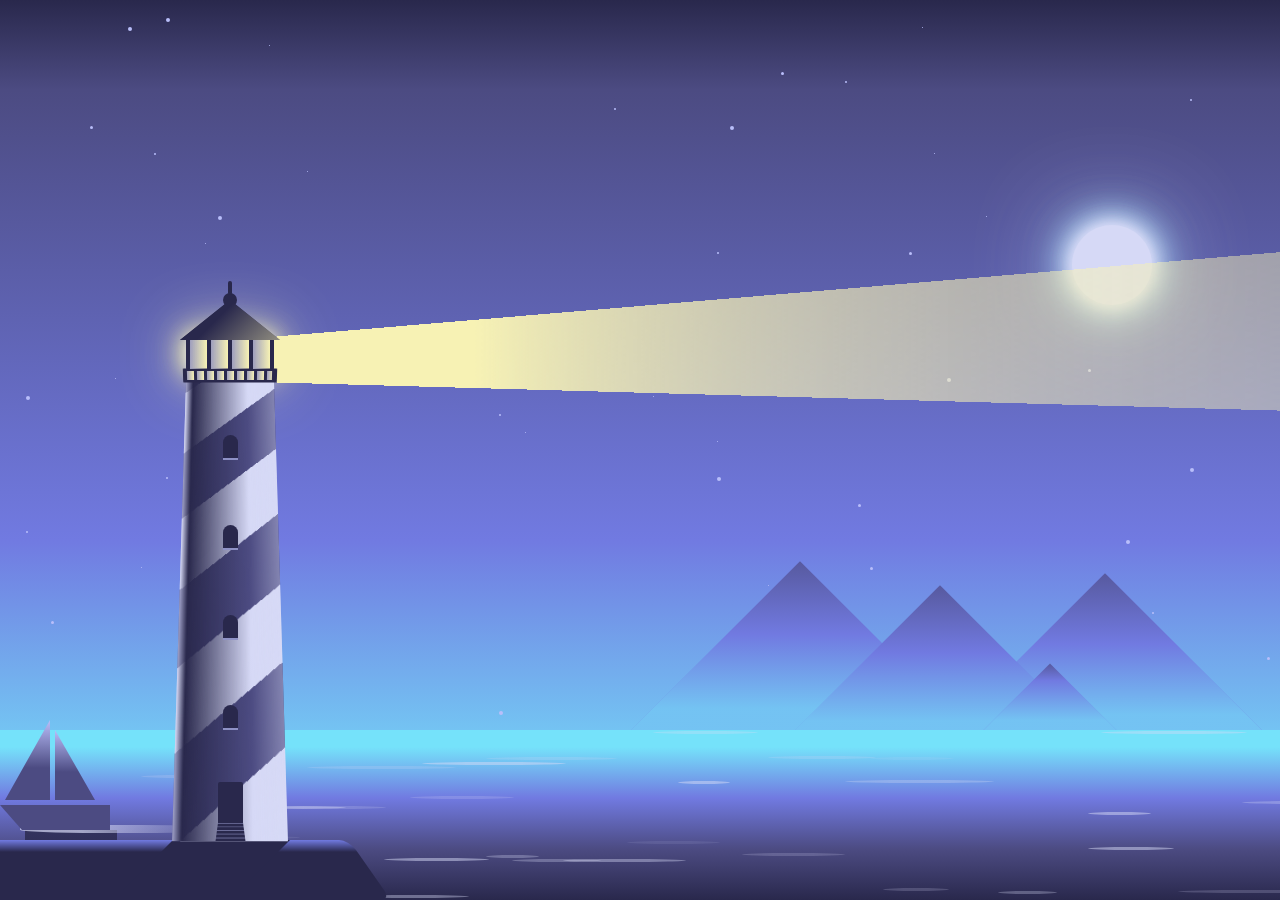
<file: lighthouse.html>
<!DOCTYPE html>
<html lang="en" >

<head>

  <meta charset="UTF-8">
  
<link rel="apple-touch-icon" type="image/png" href="https://cpwebassets.codepen.io/assets/favicon/apple-touch-icon-5ae1a0698dcc2402e9712f7d01ed509a57814f994c660df9f7a952f3060705ee.png" />
<meta name="apple-mobile-web-app-title" content="CodePen">

<link rel="shortcut icon" type="image/x-icon" href="https://cpwebassets.codepen.io/assets/favicon/favicon-aec34940fbc1a6e787974dcd360f2c6b63348d4b1f4e06c77743096d55480f33.ico" />

<link rel="mask-icon" type="" href="https://cpwebassets.codepen.io/assets/favicon/logo-pin-8f3771b1072e3c38bd662872f6b673a722f4b3ca2421637d5596661b4e2132cc.svg" color="#111" />


  <title>CodePen - CSS Lighthouse Scene</title>
  
  
  
  
<style>
html,
body {
  height: 100%;
  width: 100%;
  padding: 0;
  margin: 0;
  overflow-x: hidden;
}

html {
  box-sizing: border-box;
}

*,
*:before,
*:after {
  box-sizing: inherit;
}

* {
  position: absolute;
}

*:before,
*:after {
  content: "";
  position: absolute;
}

.scene {
  width: 100vw;
  height: 100vh;
}

.background {
  width: 100%;
  height: 100%;
  overflow: hidden;
  z-index: 1;
  background-color: #29284c;
  background-image: linear-gradient(#29284c 0%, #4c4b82 10%, #717ae1 60%, #75e2fa 90%);
}

.mountains {
  width: 100%;
  height: 250px;
  bottom: 65px;
  z-index: 3;
}
.mountains .mountain {
  width: 250px;
  height: 250px;
  right: 50px;
  bottom: -40px;
  background-color: #717ae1;
  transform: rotate(45deg);
  border-radius: 3px;
}
.mountains .mountain:after {
  width: 100%;
  height: 100%;
  opacity: 0.7;
  background-image: linear-gradient(135deg, #4c4b82 0%, #717ae1 20%, #75e2fa 40%);
}
.mountains .mountain:nth-child(2) {
  width: 240px;
  height: 240px;
  right: 220px;
  z-index: 2;
}
.mountains .mountain:nth-child(3) {
  width: 260px;
  height: 260px;
  right: 350px;
}
.mountains .mountain:nth-child(4) {
  width: 200px;
  height: 200px;
  right: 130px;
  bottom: -70px;
  z-index: 3;
}
.mountains .mountain:nth-child(4):after {
  background-image: linear-gradient(135deg, #4c4b82 0%, #717ae1 6%, #75e2fa 20%);
}

.sea {
  width: 100%;
  height: 170px;
  bottom: 0;
  left: 0;
  background: #29284c;
  background-image: linear-gradient(to top, #29284c 0%, #4c4b82 30%, #717ae1 60%, #75e2fa 90%);
  z-index: 4;
}
.sea .wave {
  height: 3px;
  background-color: #d6d9f6;
  border-radius: 100%;
  opacity: 0.2;
  -webkit-animation: wave 5s linear infinite;
          animation: wave 5s linear infinite;
}
.sea .wave:nth-of-type(1) {
  width: 53px;
  bottom: 42px;
  left: 38vw;
  opacity: 0.3;
  -webkit-animation-delay: 1s;
          animation-delay: 1s;
}
.sea .wave:nth-of-type(2) {
  width: 146px;
  bottom: 7px;
  left: 92vw;
  opacity: 0.2;
  -webkit-animation-delay: 3s;
          animation-delay: 3s;
}
.sea .wave:nth-of-type(3) {
  width: 123px;
  bottom: 38px;
  left: 44vw;
  opacity: 0.4;
  -webkit-animation-delay: 3s;
          animation-delay: 3s;
}
.sea .wave:nth-of-type(4) {
  width: 108px;
  bottom: 28px;
  left: 16vw;
  opacity: 0.5;
  -webkit-animation-delay: 1s;
          animation-delay: 1s;
}
.sea .wave:nth-of-type(5) {
  width: 85px;
  bottom: 122px;
  left: 11vw;
  opacity: 0.2;
  -webkit-animation-delay: 2s;
          animation-delay: 2s;
}
.sea .wave:nth-of-type(6) {
  width: 86px;
  bottom: 50px;
  left: 85vw;
  opacity: 0.5;
  -webkit-animation-delay: 3s;
          animation-delay: 3s;
}
.sea .wave:nth-of-type(7) {
  width: 59px;
  bottom: 6px;
  left: 78vw;
  opacity: 0.3;
  -webkit-animation-delay: 1s;
          animation-delay: 1s;
}
.sea .wave:nth-of-type(8) {
  width: 95px;
  bottom: 61px;
  left: 16vw;
  opacity: 0.1;
  -webkit-animation-delay: 1s;
          animation-delay: 1s;
}
.sea .wave:nth-of-type(9) {
  width: 144px;
  bottom: 135px;
  left: 33vw;
  opacity: 0.5;
  -webkit-animation-delay: 2s;
          animation-delay: 2s;
}
.sea .wave:nth-of-type(10) {
  width: 149px;
  bottom: 131px;
  left: 24vw;
  opacity: 0.2;
  -webkit-animation-delay: 3s;
          animation-delay: 3s;
}
.sea .wave:nth-of-type(11) {
  width: 66px;
  bottom: 9px;
  left: 69vw;
  opacity: 0.2;
  -webkit-animation-delay: 1s;
          animation-delay: 1s;
}
.sea .wave:nth-of-type(12) {
  width: 149px;
  bottom: 117px;
  left: 66vw;
  opacity: 0.3;
  -webkit-animation-delay: 3s;
          animation-delay: 3s;
}
.sea .wave:nth-of-type(13) {
  width: 111px;
  bottom: 2px;
  left: 28vw;
  opacity: 0.4;
  -webkit-animation-delay: 2s;
          animation-delay: 2s;
}
.sea .wave:nth-of-type(14) {
  width: 104px;
  bottom: 91px;
  left: 22vw;
  opacity: 0.2;
  -webkit-animation-delay: 1s;
          animation-delay: 1s;
}
.sea .wave:nth-of-type(15) {
  width: 63px;
  bottom: 85px;
  left: 85vw;
  opacity: 0.5;
  -webkit-animation-delay: 2s;
          animation-delay: 2s;
}
.sea .wave:nth-of-type(16) {
  width: 103px;
  bottom: 44px;
  left: 58vw;
  opacity: 0.2;
  -webkit-animation-delay: 1s;
          animation-delay: 1s;
}
.sea .wave:nth-of-type(17) {
  width: 70px;
  bottom: 47px;
  left: 6vw;
  opacity: 0.3;
  -webkit-animation-delay: 2s;
          animation-delay: 2s;
}
.sea .wave:nth-of-type(18) {
  width: 131px;
  bottom: 140px;
  left: 38vw;
  opacity: 0.2;
  -webkit-animation-delay: 1s;
          animation-delay: 1s;
}
.sea .wave:nth-of-type(19) {
  width: 105px;
  bottom: 39px;
  left: 30vw;
  opacity: 0.5;
  -webkit-animation-delay: 1s;
          animation-delay: 1s;
}
.sea .wave:nth-of-type(20) {
  width: 126px;
  bottom: 96px;
  left: 97vw;
  opacity: 0.3;
  -webkit-animation-delay: 1s;
          animation-delay: 1s;
}
.sea .wave:nth-of-type(21) {
  width: 146px;
  bottom: 166px;
  left: 86vw;
  opacity: 0.4;
  -webkit-animation-delay: 2s;
          animation-delay: 2s;
}
.sea .wave:nth-of-type(22) {
  width: 104px;
  bottom: 101px;
  left: 32vw;
  opacity: 0.2;
  -webkit-animation-delay: 1s;
          animation-delay: 1s;
}
.sea .wave:nth-of-type(23) {
  width: 93px;
  bottom: 56px;
  left: 49vw;
  opacity: 0.1;
  -webkit-animation-delay: 3s;
          animation-delay: 3s;
}
.sea .wave:nth-of-type(24) {
  width: 52px;
  bottom: 116px;
  left: 53vw;
  opacity: 0.5;
  -webkit-animation-delay: 3s;
          animation-delay: 3s;
}
.sea .wave:nth-of-type(25) {
  width: 84px;
  bottom: 140px;
  left: 68vw;
  opacity: 0.1;
  -webkit-animation-delay: 2s;
          animation-delay: 2s;
}
.sea .wave:nth-of-type(26) {
  width: 89px;
  bottom: 38px;
  left: 40vw;
  opacity: 0.3;
  -webkit-animation-delay: 3s;
          animation-delay: 3s;
}
.sea .wave:nth-of-type(27) {
  width: 65px;
  bottom: 83px;
  left: 1vw;
  opacity: 0.2;
  -webkit-animation-delay: 1s;
          animation-delay: 1s;
}
.sea .wave:nth-of-type(28) {
  width: 108px;
  bottom: 141px;
  left: 60vw;
  opacity: 0.2;
  -webkit-animation-delay: 1s;
          animation-delay: 1s;
}
.sea .wave:nth-of-type(29) {
  width: 105px;
  bottom: 166px;
  left: 51vw;
  opacity: 0.3;
  -webkit-animation-delay: 1s;
          animation-delay: 1s;
}
.sea .wave:nth-of-type(30) {
  width: 141px;
  bottom: 91px;
  left: 16vw;
  opacity: 0.4;
  -webkit-animation-delay: 1s;
          animation-delay: 1s;
}

.boat {
  width: 90px;
  height: 90px;
  bottom: 90px;
  -webkit-animation: boat 100s linear infinite;
          animation: boat 100s linear infinite;
  -webkit-animation-delay: -15s;
          animation-delay: -15s;
}
.boat:after {
  background-image: linear-gradient(90deg, rgba(214, 217, 246, 0.7) 30%, rgba(255, 255, 255, 0) 100%);
  width: 200px;
  height: 8px;
  top: 105px;
  left: 20px;
  border-radius: 40%;
  z-index: -1;
}
.boat:before {
  width: 92px;
  height: 50px;
  left: 25px;
  bottom: -70px;
  background-image: linear-gradient(to bottom, rgba(41, 40, 76, 0.8) 30%, rgba(41, 40, 76, 0) 100%);
  z-index: -1;
  -webkit-animation-delay: -15s;
          animation-delay: -15s;
  -webkit-animation: boatShadow 100s linear infinite;
          animation: boatShadow 100s linear infinite;
}
.boat .base {
  width: 110px;
  height: 25px;
  bottom: -20px;
  -webkit-clip-path: polygon(0 0, 100% 0, 100% 100%, 20% 100%);
          clip-path: polygon(0 0, 100% 0, 100% 100%, 20% 100%);
  background-color: #4c4b82;
}
.boat .sail:nth-child(1) {
  width: 90px;
  height: 80px;
  left: 5px;
  -webkit-clip-path: polygon(50% 0%, 0% 100%, 50% 100%);
          clip-path: polygon(50% 0%, 0% 100%, 50% 100%);
  background: linear-gradient(#b9befa 0%, #4c4b82 60%);
}
.boat .sail:nth-child(2) {
  width: 80px;
  height: 70px;
  left: 15px;
  bottom: 10px;
  transform: scaleX(-1);
  -webkit-clip-path: polygon(50% 0%, 0% 100%, 50% 100%);
          clip-path: polygon(50% 0%, 0% 100%, 50% 100%);
  background: linear-gradient(#b9befa 0%, #4c4b82 60%);
}

.moon {
  width: 80px;
  height: 80px;
  top: 25%;
  right: 10%;
  border-radius: 50%;
  z-index: 2;
  background-color: #d6d9f6;
  box-shadow: 0 0 10px #d6d9f6, 0 0 20px #d6d9f6, 0 0 30px #d6d9f6, 0 0 40px #d6d9f6, 0 0 50px #75e2fa, 0 0 100px #d6d9f6;
}

.stars {
  top: 0;
  left: 0;
  right: 0;
  bottom: 0;
  z-index: 1;
}
.stars .star {
  border-radius: 50%;
  background-color: #b9befa;
  -webkit-animation: twinkle 5s linear infinite;
          animation: twinkle 5s linear infinite;
}
.stars .star:nth-of-type(1) {
  width: 1px;
  height: 1px;
  top: 5vh;
  left: 21vw;
  -webkit-animation-delay: 5s;
          animation-delay: 5s;
}
.stars .star:nth-of-type(2) {
  width: 2px;
  height: 2px;
  top: 68vh;
  left: 90vw;
  -webkit-animation-delay: 2s;
          animation-delay: 2s;
}
.stars .star:nth-of-type(3) {
  width: 3px;
  height: 3px;
  top: 98vh;
  left: 47vw;
  -webkit-animation-delay: 4s;
          animation-delay: 4s;
}
.stars .star:nth-of-type(4) {
  width: 1px;
  height: 1px;
  top: 49vh;
  left: 56vw;
  -webkit-animation-delay: 1s;
          animation-delay: 1s;
}
.stars .star:nth-of-type(5) {
  width: 1px;
  height: 1px;
  top: 63vh;
  left: 11vw;
  -webkit-animation-delay: 2s;
          animation-delay: 2s;
}
.stars .star:nth-of-type(6) {
  width: 2px;
  height: 2px;
  top: 17vh;
  left: 12vw;
  -webkit-animation-delay: 4s;
          animation-delay: 4s;
}
.stars .star:nth-of-type(7) {
  width: 4px;
  height: 4px;
  top: 79vh;
  left: 39vw;
  -webkit-animation-delay: 3s;
          animation-delay: 3s;
}
.stars .star:nth-of-type(8) {
  width: 1px;
  height: 1px;
  top: 88vh;
  left: 24vw;
  -webkit-animation-delay: 4s;
          animation-delay: 4s;
}
.stars .star:nth-of-type(9) {
  width: 4px;
  height: 4px;
  top: 52vh;
  left: 93vw;
  -webkit-animation-delay: 4s;
          animation-delay: 4s;
}
.stars .star:nth-of-type(10) {
  width: 2px;
  height: 2px;
  top: 83vh;
  left: 10vw;
  -webkit-animation-delay: 1s;
          animation-delay: 1s;
}
.stars .star:nth-of-type(11) {
  width: 1px;
  height: 1px;
  top: 65vh;
  left: 60vw;
  -webkit-animation-delay: 5s;
          animation-delay: 5s;
}
.stars .star:nth-of-type(12) {
  width: 1px;
  height: 1px;
  top: 17vh;
  left: 73vw;
  -webkit-animation-delay: 3s;
          animation-delay: 3s;
}
.stars .star:nth-of-type(13) {
  width: 2px;
  height: 2px;
  top: 74vh;
  left: 93vw;
  -webkit-animation-delay: 4s;
          animation-delay: 4s;
}
.stars .star:nth-of-type(14) {
  width: 2px;
  height: 2px;
  top: 53vh;
  left: 13vw;
  -webkit-animation-delay: 5s;
          animation-delay: 5s;
}
.stars .star:nth-of-type(15) {
  width: 1px;
  height: 1px;
  top: 27vh;
  left: 16vw;
  -webkit-animation-delay: 4s;
          animation-delay: 4s;
}
.stars .star:nth-of-type(16) {
  width: 1px;
  height: 1px;
  top: 94vh;
  left: 81vw;
  -webkit-animation-delay: 3s;
          animation-delay: 3s;
}
.stars .star:nth-of-type(17) {
  width: 3px;
  height: 3px;
  top: 41vh;
  left: 85vw;
  -webkit-animation-delay: 3s;
          animation-delay: 3s;
}
.stars .star:nth-of-type(18) {
  width: 2px;
  height: 2px;
  top: 26vh;
  left: 88vw;
  -webkit-animation-delay: 3s;
          animation-delay: 3s;
}
.stars .star:nth-of-type(19) {
  width: 2px;
  height: 2px;
  top: 85vh;
  left: 2vw;
  -webkit-animation-delay: 5s;
          animation-delay: 5s;
}
.stars .star:nth-of-type(20) {
  width: 1px;
  height: 1px;
  top: 44vh;
  left: 51vw;
  -webkit-animation-delay: 1s;
          animation-delay: 1s;
}
.stars .star:nth-of-type(21) {
  width: 4px;
  height: 4px;
  top: 78vh;
  left: 84vw;
  -webkit-animation-delay: 2s;
          animation-delay: 2s;
}
.stars .star:nth-of-type(22) {
  width: 4px;
  height: 4px;
  top: 60vh;
  left: 88vw;
  -webkit-animation-delay: 3s;
          animation-delay: 3s;
}
.stars .star:nth-of-type(23) {
  width: 1px;
  height: 1px;
  top: 19vh;
  left: 24vw;
  -webkit-animation-delay: 2s;
          animation-delay: 2s;
}
.stars .star:nth-of-type(24) {
  width: 1px;
  height: 1px;
  top: 91vh;
  left: 40vw;
  -webkit-animation-delay: 2s;
          animation-delay: 2s;
}
.stars .star:nth-of-type(25) {
  width: 3px;
  height: 3px;
  top: 56vh;
  left: 67vw;
  -webkit-animation-delay: 2s;
          animation-delay: 2s;
}
.stars .star:nth-of-type(26) {
  width: 2px;
  height: 2px;
  top: 92vh;
  left: 2vw;
  -webkit-animation-delay: 1s;
          animation-delay: 1s;
}
.stars .star:nth-of-type(27) {
  width: 1px;
  height: 1px;
  top: 24vh;
  left: 77vw;
  -webkit-animation-delay: 5s;
          animation-delay: 5s;
}
.stars .star:nth-of-type(28) {
  width: 2px;
  height: 2px;
  top: 87vh;
  left: 86vw;
  -webkit-animation-delay: 3s;
          animation-delay: 3s;
}
.stars .star:nth-of-type(29) {
  width: 3px;
  height: 3px;
  top: 69vh;
  left: 4vw;
  -webkit-animation-delay: 2s;
          animation-delay: 2s;
}
.stars .star:nth-of-type(30) {
  width: 3px;
  height: 3px;
  top: 73vh;
  left: 99vw;
  -webkit-animation-delay: 5s;
          animation-delay: 5s;
}
.stars .star:nth-of-type(31) {
  width: 3px;
  height: 3px;
  top: 8vh;
  left: 61vw;
  -webkit-animation-delay: 2s;
          animation-delay: 2s;
}
.stars .star:nth-of-type(32) {
  width: 4px;
  height: 4px;
  top: 44vh;
  left: 2vw;
  -webkit-animation-delay: 3s;
          animation-delay: 3s;
}
.stars .star:nth-of-type(33) {
  width: 1px;
  height: 1px;
  top: 65vh;
  left: 15vw;
  -webkit-animation-delay: 1s;
          animation-delay: 1s;
}
.stars .star:nth-of-type(34) {
  width: 4px;
  height: 4px;
  top: 42vh;
  left: 74vw;
  -webkit-animation-delay: 5s;
          animation-delay: 5s;
}
.stars .star:nth-of-type(35) {
  width: 1px;
  height: 1px;
  top: 3vh;
  left: 72vw;
  -webkit-animation-delay: 3s;
          animation-delay: 3s;
}
.stars .star:nth-of-type(36) {
  width: 2px;
  height: 2px;
  top: 46vh;
  left: 39vw;
  -webkit-animation-delay: 4s;
          animation-delay: 4s;
}
.stars .star:nth-of-type(37) {
  width: 3px;
  height: 3px;
  top: 28vh;
  left: 71vw;
  -webkit-animation-delay: 2s;
          animation-delay: 2s;
}
.stars .star:nth-of-type(38) {
  width: 3px;
  height: 3px;
  top: 63vh;
  left: 68vw;
  -webkit-animation-delay: 2s;
          animation-delay: 2s;
}
.stars .star:nth-of-type(39) {
  width: 2px;
  height: 2px;
  top: 94vh;
  left: 32vw;
  -webkit-animation-delay: 5s;
          animation-delay: 5s;
}
.stars .star:nth-of-type(40) {
  width: 2px;
  height: 2px;
  top: 9vh;
  left: 66vw;
  -webkit-animation-delay: 4s;
          animation-delay: 4s;
}
.stars .star:nth-of-type(41) {
  width: 2px;
  height: 2px;
  top: 96vh;
  left: 72vw;
  -webkit-animation-delay: 2s;
          animation-delay: 2s;
}
.stars .star:nth-of-type(42) {
  width: 4px;
  height: 4px;
  top: 3vh;
  left: 10vw;
  -webkit-animation-delay: 4s;
          animation-delay: 4s;
}
.stars .star:nth-of-type(43) {
  width: 4px;
  height: 4px;
  top: 14vh;
  left: 57vw;
  -webkit-animation-delay: 4s;
          animation-delay: 4s;
}
.stars .star:nth-of-type(44) {
  width: 4px;
  height: 4px;
  top: 2vh;
  left: 13vw;
  -webkit-animation-delay: 1s;
          animation-delay: 1s;
}
.stars .star:nth-of-type(45) {
  width: 3px;
  height: 3px;
  top: 38vh;
  left: 17vw;
  -webkit-animation-delay: 4s;
          animation-delay: 4s;
}
.stars .star:nth-of-type(46) {
  width: 1px;
  height: 1px;
  top: 86vh;
  left: 14vw;
  -webkit-animation-delay: 1s;
          animation-delay: 1s;
}
.stars .star:nth-of-type(47) {
  width: 2px;
  height: 2px;
  top: 76vh;
  left: 100vw;
  -webkit-animation-delay: 2s;
          animation-delay: 2s;
}
.stars .star:nth-of-type(48) {
  width: 1px;
  height: 1px;
  top: 41vh;
  left: 26vw;
  -webkit-animation-delay: 1s;
          animation-delay: 1s;
}
.stars .star:nth-of-type(49) {
  width: 4px;
  height: 4px;
  top: 53vh;
  left: 56vw;
  -webkit-animation-delay: 2s;
          animation-delay: 2s;
}
.stars .star:nth-of-type(50) {
  width: 2px;
  height: 2px;
  top: 59vh;
  left: 2vw;
  -webkit-animation-delay: 1s;
          animation-delay: 1s;
}
.stars .star:nth-of-type(51) {
  width: 2px;
  height: 2px;
  top: 91vh;
  left: 10vw;
  -webkit-animation-delay: 3s;
          animation-delay: 3s;
}
.stars .star:nth-of-type(52) {
  width: 1px;
  height: 1px;
  top: 92vh;
  left: 25vw;
  -webkit-animation-delay: 3s;
          animation-delay: 3s;
}
.stars .star:nth-of-type(53) {
  width: 3px;
  height: 3px;
  top: 93vh;
  left: 92vw;
  -webkit-animation-delay: 3s;
          animation-delay: 3s;
}
.stars .star:nth-of-type(54) {
  width: 2px;
  height: 2px;
  top: 11vh;
  left: 93vw;
  -webkit-animation-delay: 3s;
          animation-delay: 3s;
}
.stars .star:nth-of-type(55) {
  width: 4px;
  height: 4px;
  top: 24vh;
  left: 17vw;
  -webkit-animation-delay: 1s;
          animation-delay: 1s;
}
.stars .star:nth-of-type(56) {
  width: 1px;
  height: 1px;
  top: 42vh;
  left: 9vw;
  -webkit-animation-delay: 4s;
          animation-delay: 4s;
}
.stars .star:nth-of-type(57) {
  width: 2px;
  height: 2px;
  top: 28vh;
  left: 56vw;
  -webkit-animation-delay: 1s;
          animation-delay: 1s;
}
.stars .star:nth-of-type(58) {
  width: 2px;
  height: 2px;
  top: 12vh;
  left: 48vw;
  -webkit-animation-delay: 4s;
          animation-delay: 4s;
}
.stars .star:nth-of-type(59) {
  width: 1px;
  height: 1px;
  top: 48vh;
  left: 41vw;
  -webkit-animation-delay: 2s;
          animation-delay: 2s;
}
.stars .star:nth-of-type(60) {
  width: 3px;
  height: 3px;
  top: 14vh;
  left: 7vw;
  -webkit-animation-delay: 3s;
          animation-delay: 3s;
}

.lighthouse-group {
  width: 50%;
  height: 100%;
  bottom: 0;
  left: 0;
  z-index: 2;
}

.land {
  width: 400px;
  height: 60px;
  left: -30px;
  bottom: 0;
  background-image: linear-gradient(to top, #29284c 80%, #717ae1 100%);
  transform: skewX(35deg);
  border-radius: 10px;
}

.lighthouse-holder {
  width: 100px;
  height: 480px;
  bottom: 80px;
  left: 180px;
}
.lighthouse-holder .shadow {
  width: 117px;
  height: 50px;
  left: -32px;
  bottom: -70px;
  background: #29284c;
  transform: skewX(-45deg);
}
.lighthouse-holder .lighthouse {
  width: 100%;
  height: 100%;
  transform-style: preserve-3d;
  transform: perspective(600px) rotateX(20deg);
  background-color: #d6d9f6;
  background-image: repeating-linear-gradient(-40deg, transparent, transparent 60px, #4c4b82 60px, #4c4b82 120px);
}
.lighthouse-holder .lighthouse:after {
  width: 100%;
  height: 100%;
  background-image: linear-gradient(90deg, rgba(214, 217, 246, 0.6) 0%, #29284c 8%, transparent 70%, rgba(214, 217, 246, 0.4) 100%);
}
.lighthouse-holder .top {
  width: 94px;
  height: 60px;
  left: 3px;
  top: -15px;
}
.lighthouse-holder .top .light-container {
  height: 40px;
  min-width: 300px;
  width: 35vw;
  bottom: 4px;
  left: 40px;
  transform-style: preserve-3d;
  transform-origin: left bottom;
  transform: perspective(500px) rotateY(0);
  -webkit-animation: lightRotate 20s linear infinite;
          animation: lightRotate 20s linear infinite;
}
.lighthouse-holder .top .light-container .light {
  width: 100%;
  height: 100%;
  transform-style: preserve-3d;
  transform-origin: left center;
  transform: perspective(500px) rotateY(-35deg);
  background: linear-gradient(90deg, #f7f2b4 40%, rgba(255, 255, 255, 0) 100%);
}
.lighthouse-holder .top .rail {
  width: 100%;
  height: 17px;
  bottom: 1px;
  border: 3px solid #29284c;
  border-radius: 1px;
  transform: perspective(1000px) rotateX(-35deg);
  background-image: repeating-linear-gradient(90deg, #29284c, #29284c 3px, #9e9ebe 3px, #f7f2b4 10px);
  background-position: -2px 0;
}
.lighthouse-holder .top .middle {
  width: 88px;
  height: 35px;
  left: 3px;
  bottom: 14px;
  border: 2px solid #29284c;
  border-radius: 3px;
  background-image: repeating-linear-gradient(90deg, #29284c, #29284c 4px, #9e9ebe 4px, rgba(255, 255, 255, 0) 21px);
  background-position: -2px 0;
}
.lighthouse-holder .top .middle:before {
  width: 100%;
  height: 100%;
  z-index: -1;
  background-color: #f7f2b4;
  box-shadow: 0 0 10px #d6d9f6, 0 0 20px #f7f2b4, 0 0 30px #f7f2b4, 0 0 40px #f7f2b4, 0 0 70px #f7f2b4;
}
.lighthouse-holder .top .roof {
  width: 0;
  height: 0;
  bottom: 45px;
  left: -3px;
  border-left: 50px solid rgba(255, 255, 255, 0);
  border-right: 50px solid rgba(255, 255, 255, 0);
  border-bottom: 40px solid #29284c;
}
.lighthouse-holder .top .roof:before {
  width: 14px;
  height: 14px;
  bottom: -7px;
  left: -7px;
  background-color: #29284c;
  border-radius: 50%;
}
.lighthouse-holder .top .roof:after {
  width: 4px;
  height: 14px;
  left: -2px;
  bottom: 5px;
  background-color: #29284c;
  border-radius: 3px;
}
.lighthouse-holder .top .roof .roof-light {
  width: 100px;
  height: 40px;
  left: -50px;
  -webkit-clip-path: polygon(50% 0, 0% 100%, 100% 100%);
          clip-path: polygon(50% 0, 0% 100%, 100% 100%);
  background-image: linear-gradient(135deg, #29284c 40%, rgba(247, 242, 180, 0.5) 100%);
}
.lighthouse-holder .top .glow {
  width: 100px;
  height: 60px;
  top: 0;
  left: 0;
  opacity: 0;
  border-radius: 50%;
  background-color: #f7f2b4;
  box-shadow: 0 0 10px #f7f2b4, 0 0 20px #f7f2b4, 0 0 30px #f7f2b4, 0 0 40px #f7f2b4, 0 0 50px #f7f2b4, 0 0 60px #f7f2b4, 0 0 70px #f7f2b4, 0 0 80px #f7f2b4;
  -webkit-animation: lightGlow 20s linear infinite;
          animation: lightGlow 20s linear infinite;
}
.lighthouse-holder .windows {
  height: 100%;
  width: 100%;
}
.lighthouse-holder .windows .window {
  width: 15px;
  height: 25px;
  left: 43px;
  background-color: #29284c;
  border-bottom: 2px solid rgba(185, 190, 250, 0.7);
  border-radius: 25px 25px 0 0;
}
.lighthouse-holder .windows .window:nth-of-type(1) {
  bottom: 90px;
}
.lighthouse-holder .windows .window:nth-of-type(2) {
  bottom: 180px;
}
.lighthouse-holder .windows .window:nth-of-type(3) {
  bottom: 270px;
}
.lighthouse-holder .windows .window:nth-of-type(4) {
  bottom: 360px;
}
.lighthouse-holder .door {
  width: 25px;
  height: 40px;
  background-color: #29284c;
  left: 38px;
  bottom: -2px;
  border-radius: 2px 2px 0 0;
}
.lighthouse-holder .door .stairs {
  width: 27px;
  height: 28px;
  top: 34px;
  left: -1px;
  background-color: #29284c;
  transform: perspective(100px) rotateX(45deg);
  background-image: repeating-linear-gradient(to bottom, #29284c, #29284c 4px, #b9befa 4px, rgba(255, 255, 255, 0.1) 5px);
}

@-webkit-keyframes twinkle {
  50% {
    opacity: 0.3;
  }
}

@keyframes twinkle {
  50% {
    opacity: 0.3;
  }
}
@-webkit-keyframes wave {
  50% {
    transform: translateX(-10px);
  }
}
@keyframes wave {
  50% {
    transform: translateX(-10px);
  }
}
@-webkit-keyframes lightRotate {
  25% {
    transform: perspective(500px) rotateY(35deg);
  }
  75% {
    transform: perspective(500px) rotateY(-35deg);
  }
}
@keyframes lightRotate {
  25% {
    transform: perspective(500px) rotateY(35deg);
  }
  75% {
    transform: perspective(500px) rotateY(-35deg);
  }
}
@-webkit-keyframes lightGlow {
  50% {
    opacity: 0;
  }
  75% {
    opacity: 1;
  }
}
@keyframes lightGlow {
  50% {
    opacity: 0;
  }
  75% {
    opacity: 1;
  }
}
@-webkit-keyframes boat {
  0% {
    transform: translateX(120vw) scale(0.8);
  }
  80%, 100% {
    transform: translateX(-25vw) scale(0.8);
  }
}
@keyframes boat {
  0% {
    transform: translateX(120vw) scale(0.8);
  }
  80%, 100% {
    transform: translateX(-25vw) scale(0.8);
  }
}
@-webkit-keyframes boatShadow {
  0% {
    transform: skewX(35deg) translateX(15px);
  }
  50%, 100% {
    transform: skewX(-55deg) translateX(-40px);
  }
}
@keyframes boatShadow {
  0% {
    transform: skewX(35deg) translateX(15px);
  }
  50%, 100% {
    transform: skewX(-55deg) translateX(-40px);
  }
}
</style>

  <script>
  window.console = window.console || function(t) {};
</script>

  
  
  <script>
  if (document.location.search.match(/type=embed/gi)) {
    window.parent.postMessage("resize", "*");
  }
</script>


</head>

<body translate="no" >
  <div class="scene">
  <div class="background">
    <div class="stars">
      <div class="star"></div>
      <div class="star"></div>
      <div class="star"></div>
      <div class="star"></div>
      <div class="star"></div>
      <div class="star"></div>
      <div class="star"></div>
      <div class="star"></div>
      <div class="star"></div>
      <div class="star"></div>
      <div class="star"></div>
      <div class="star"></div>
      <div class="star"></div>
      <div class="star"></div>
      <div class="star"></div>
      <div class="star"></div>
      <div class="star"></div>
      <div class="star"></div>
      <div class="star"></div>
      <div class="star"></div>
      <div class="star"></div>
      <div class="star"></div>
      <div class="star"></div>
      <div class="star"></div>
      <div class="star"></div>
      <div class="star"></div>
      <div class="star"></div>
      <div class="star"></div>
      <div class="star"></div>
      <div class="star"></div>
      <div class="star"></div>
      <div class="star"></div>
      <div class="star"></div>
      <div class="star"></div>
      <div class="star"></div>
      <div class="star"></div>
      <div class="star"></div>
      <div class="star"></div>
      <div class="star"></div>
      <div class="star"></div>
      <div class="star"></div>
      <div class="star"></div>
      <div class="star"></div>
      <div class="star"></div>
      <div class="star"></div>
      <div class="star"></div>
      <div class="star"></div>
      <div class="star"></div>
      <div class="star"></div>
      <div class="star"></div>
      <div class="star"></div>
      <div class="star"></div>
      <div class="star"></div>
      <div class="star"></div>
      <div class="star"></div>
      <div class="star"></div>
      <div class="star"></div>
      <div class="star"></div>
      <div class="star"></div>
      <div class="star"></div>
    </div>
    <div class="moon"></div>
    <div class="mountains">
      <div class="mountain"></div>
      <div class="mountain"></div>
      <div class="mountain"></div>
      <div class="mountain"></div>
    </div>
    <div class="sea">
      <div class="wave"></div>
      <div class="wave"></div>
      <div class="wave"></div>
      <div class="wave"></div>
      <div class="wave"></div>
      <div class="wave"></div>
      <div class="wave"></div>
      <div class="wave"></div>
      <div class="wave"></div>
      <div class="wave"></div>
      <div class="wave"></div>
      <div class="wave"></div>
      <div class="wave"></div>
      <div class="wave"></div>
      <div class="wave"></div>
      <div class="wave"></div>
      <div class="wave"></div>
      <div class="wave"></div>
      <div class="wave"></div>
      <div class="wave"></div>
      <div class="wave"></div>
      <div class="wave"></div>
      <div class="wave"></div>
      <div class="wave"></div>
      <div class="wave"></div>
      <div class="wave"></div>
      <div class="wave"></div>
      <div class="wave"></div>
      <div class="wave"></div>
      <div class="wave"></div>
      <div class="boat">
        <div class="sail"></div>
        <div class="sail"></div>
        <div class="base"></div>
      </div>
    </div>
  </div>
  <div class="lighthouse-group">
    <div class="land"></div>
    <div class="lighthouse-holder">
      <div class="shadow"></div>
      <div class="lighthouse"></div>
      <div class="top">
        <div class="light-container">
          <div class="light"></div>
        </div>
        <div class="rail"></div>
        <div class="middle"></div>
        <div class="roof">
          <div class="roof-light"></div>
        </div>
        <div class="glow"></div>
      </div>
      <div class="windows">
        <div class="window"></div>
        <div class="window"></div>
        <div class="window"></div>
        <div class="window"></div>
      </div>
      <div class="door">
        <div class="stairs"></div>
      </div>
    </div>
  </div>
</div>  
      <script id="rendered-js" >
// Learn how to build this: https://dev.to/agathacco/how-to-create-pure-css-illustrations-and-animate-them---part-3-3e8a
//# sourceURL=pen.js
    </script>

  

</body>

</html>
</file>
